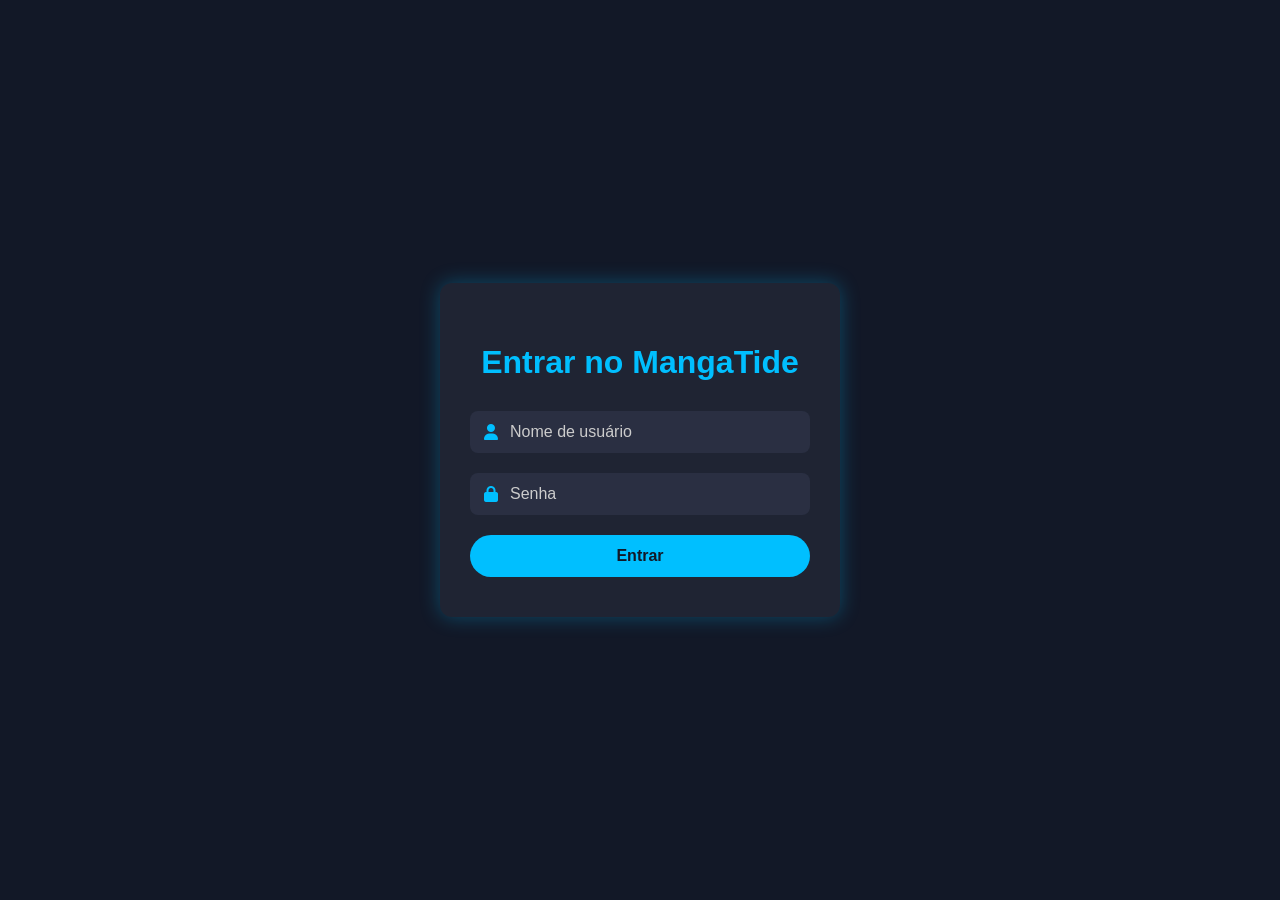
<file: Index.html>
<!DOCTYPE html>
<html lang="pt-br">
<head>
  <meta charset="UTF-8" />
  <meta name="viewport" content="width=device-width, initial-scale=1.0" />
  <title>Entrar - MangaTide</title>

  <!-- Font Awesome para ícones -->
  <link
    rel="stylesheet"
    href="https://cdnjs.cloudflare.com/ajax/libs/font-awesome/6.5.0/css/all.min.css"
    integrity="sha512-..."
    crossorigin="anonymous"
    referrerpolicy="no-referrer"
  />

  <style>
    body {
      background-color: #121827;
      color: white;
      font-family: 'Segoe UI', sans-serif;
      display: flex;
      align-items: center;
      justify-content: center;
      height: 100vh;
      margin: 0;
      padding: 0;
    }

    .login-card {
      background-color: #1f2433;
      padding: 40px 30px;
      border-radius: 12px;
      box-shadow: 0 0 20px rgba(0, 191, 255, 0.3);
      width: 90%;
      max-width: 400px;
      box-sizing: border-box;
    }

    .login-card h1 {
      margin-bottom: 30px;
      color: #00bfff;
      text-align: center;
    }

    .input-group {
      position: relative;
      margin-bottom: 20px;
    }

    .input-group i {
      position: absolute;
      top: 50%;
      left: 14px;
      transform: translateY(-50%);
      color: #00bfff;
      font-size: 1rem;
      pointer-events: none;
    }

    .input-group input {
      width: 100%;
      padding: 12px 12px 12px 40px;
      border-radius: 8px;
      border: none;
      font-size: 1rem;
      background-color: #2a2f42;
      color: white;
      box-sizing: border-box;
    }

    .input-group input::placeholder {
      color: #ccc;
    }

    .login-card button {
      width: 100%;
      padding: 12px;
      background-color: #00bfff;
      border: none;
      border-radius: 25px;
      font-weight: bold;
      font-size: 1rem;
      cursor: pointer;
      transition: 0.3s;
      color: #121827;
    }

    .login-card button:hover {
      background-color: #0099ff;
    }

    @media (max-width: 400px) {
      .login-card {
        padding: 30px 20px;
      }
    }
  </style>
</head>
<body>

  <div class="login-card">
    <h1>Entrar no MangaTide</h1>

    <div class="input-group">
      <i class="fa-solid fa-user"></i>
      <input type="text" id="nome" placeholder="Nome de usuário" required />
    </div>

    <div class="input-group">
      <i class="fa-solid fa-lock"></i>
      <input type="password" id="senha" placeholder="Senha" required />
    </div>

    <button onclick="entrarConta()">Entrar</button>
  </div>

  <script>
    function entrarConta() {
      const nome = document.getElementById("nome").value.trim();
      const senha = document.getElementById("senha").value.trim();

      if (nome && senha) {
        localStorage.setItem("usuarioNome", nome);
        window.location.href = "inicio.html";
      } else {
        alert("Preencha todos os campos!");
      }
    }
  </script>

</body>
</html>
</file>
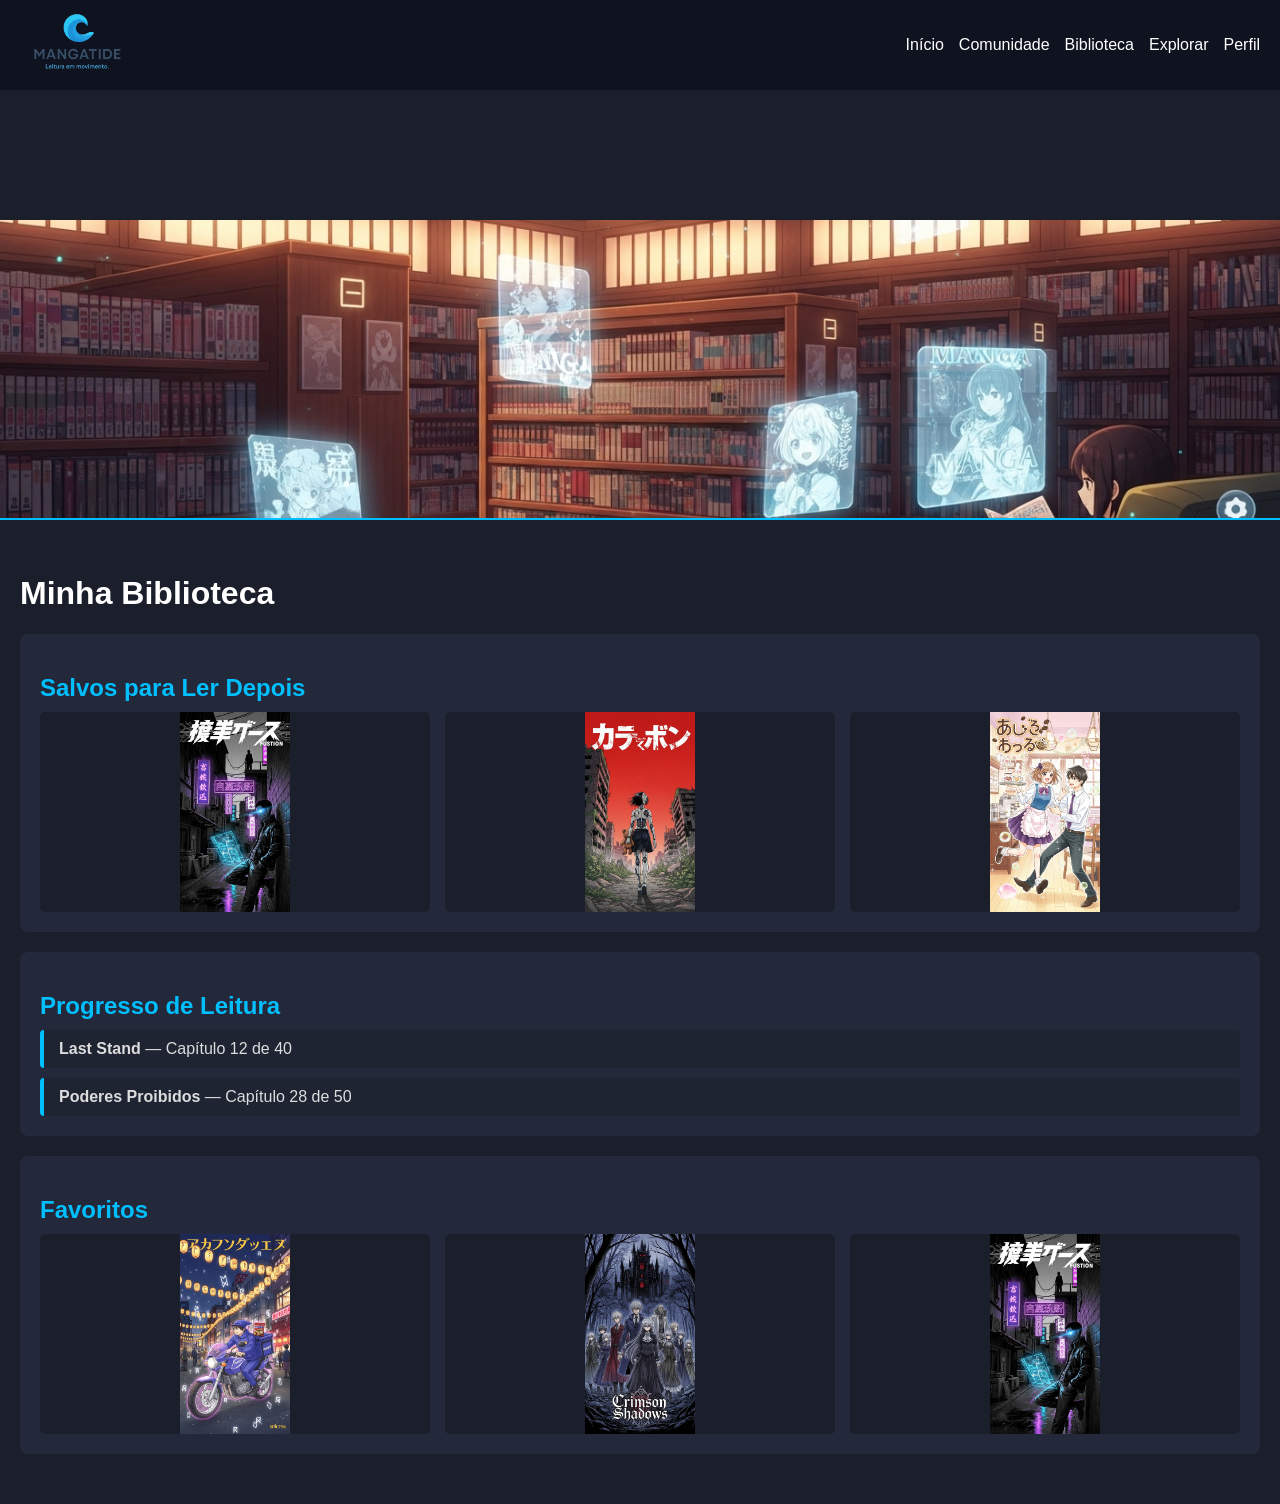
<file: biblioteca.html>
<!DOCTYPE html>
<html lang="pt-br">
<head>
  <meta charset="UTF-8" />
  <meta name="viewport" content="width=device-width, initial-scale=1.0" />
  <title>Biblioteca | MangaTide</title>
  <link rel="stylesheet" href="./css/syle.css" />
</head>
<body>

  <!-- Navbar fixa -->
  <header class="navbar">
    <div class="logo">
      <img src="./assets/Captura_de_Tela__6_-removebg-preview.png" alt="Logo MangaTide" />
    </div>
    <div class="hamburger" onclick="toggleMenu()">☰</div>
    <nav class="menu" id="menu">
      <ul>
        <li><a href="inicio.html">Início</a></li>
        <li><a href="comunidade.html">Comunidade</a></li>
        <li><a href="#" class="active">Biblioteca</a></li>
        <li><a href="explorar.html">Explorar</a></li>
        <li><a href="perfil.html">Perfil</a></li>
      </ul>
    </nav>
  </header>

  <!-- Espaço para compensar a navbar fixa -->
  <div style="height: 110px;"></div>

  <!-- Banner opcional da biblioteca -->
  <section class="comunidade-banner">
    <img src="./assets/banner-biblioteca" alt="Banner Biblioteca MangaTide" />
  </section>

  <!-- Conteúdo principal -->
  <main class="section">

    <!-- Título da página -->
    <h1>Minha Biblioteca</h1>

    <!-- Bloco de mangás salvos/lidos -->
    <section class="comunidade-bloco">
      <h2>Salvos para Ler Depois</h2>
      <div class="biblioteca-grid">
        <!-- 🔁 Substitua as imagens pelos mangás salvos -->
        <a href="manga-isekan.html">
        <img src="./assets/Whisk_0463a24078.jpg" alt="Isekan" />
        </a>
        <img src="./assets/Whisk_ed3529f41a.jpg" alt="Mangá Salvo 2" />
        <img src="./assets/Whisk_89cc2301af.jpg" alt="Mangá Salvo 3" />
        <!-- ... -->
      </div>
    </section>

    <!-- Bloco de progresso de leitura -->
    <section class="comunidade-bloco">
      <h2>Progresso de Leitura</h2>
      <div class="progresso-lista">
        <!-- 🔁 Cada item é um mangá com progresso -->
        <div class="progresso-item">
          <strong>Last Stand</strong> — Capítulo 12 de 40
        </div>
        <div class="progresso-item">
          <strong>Poderes Proibidos</strong> — Capítulo 28 de 50
        </div>
      </div>
    </section>

    <!-- Bloco de favoritos -->
    <section class="comunidade-bloco">
      <h2>Favoritos</h2>
      <div class="biblioteca-grid">
        <img src="./assets/mangá8.jpg" alt="Mangá Favorito 1" />
        <img src="./assets/Whisk_8ea0a5b2fe.jpg" alt="Mangá Favorito 2" />
        <img src="./assets/Whisk_0463a24078.jpg" alt="Mangá Favorito 3" />
      </div>
    </section>

  </main>

  <script src="./js/script.js"></script>
</body>
</html>
</file>
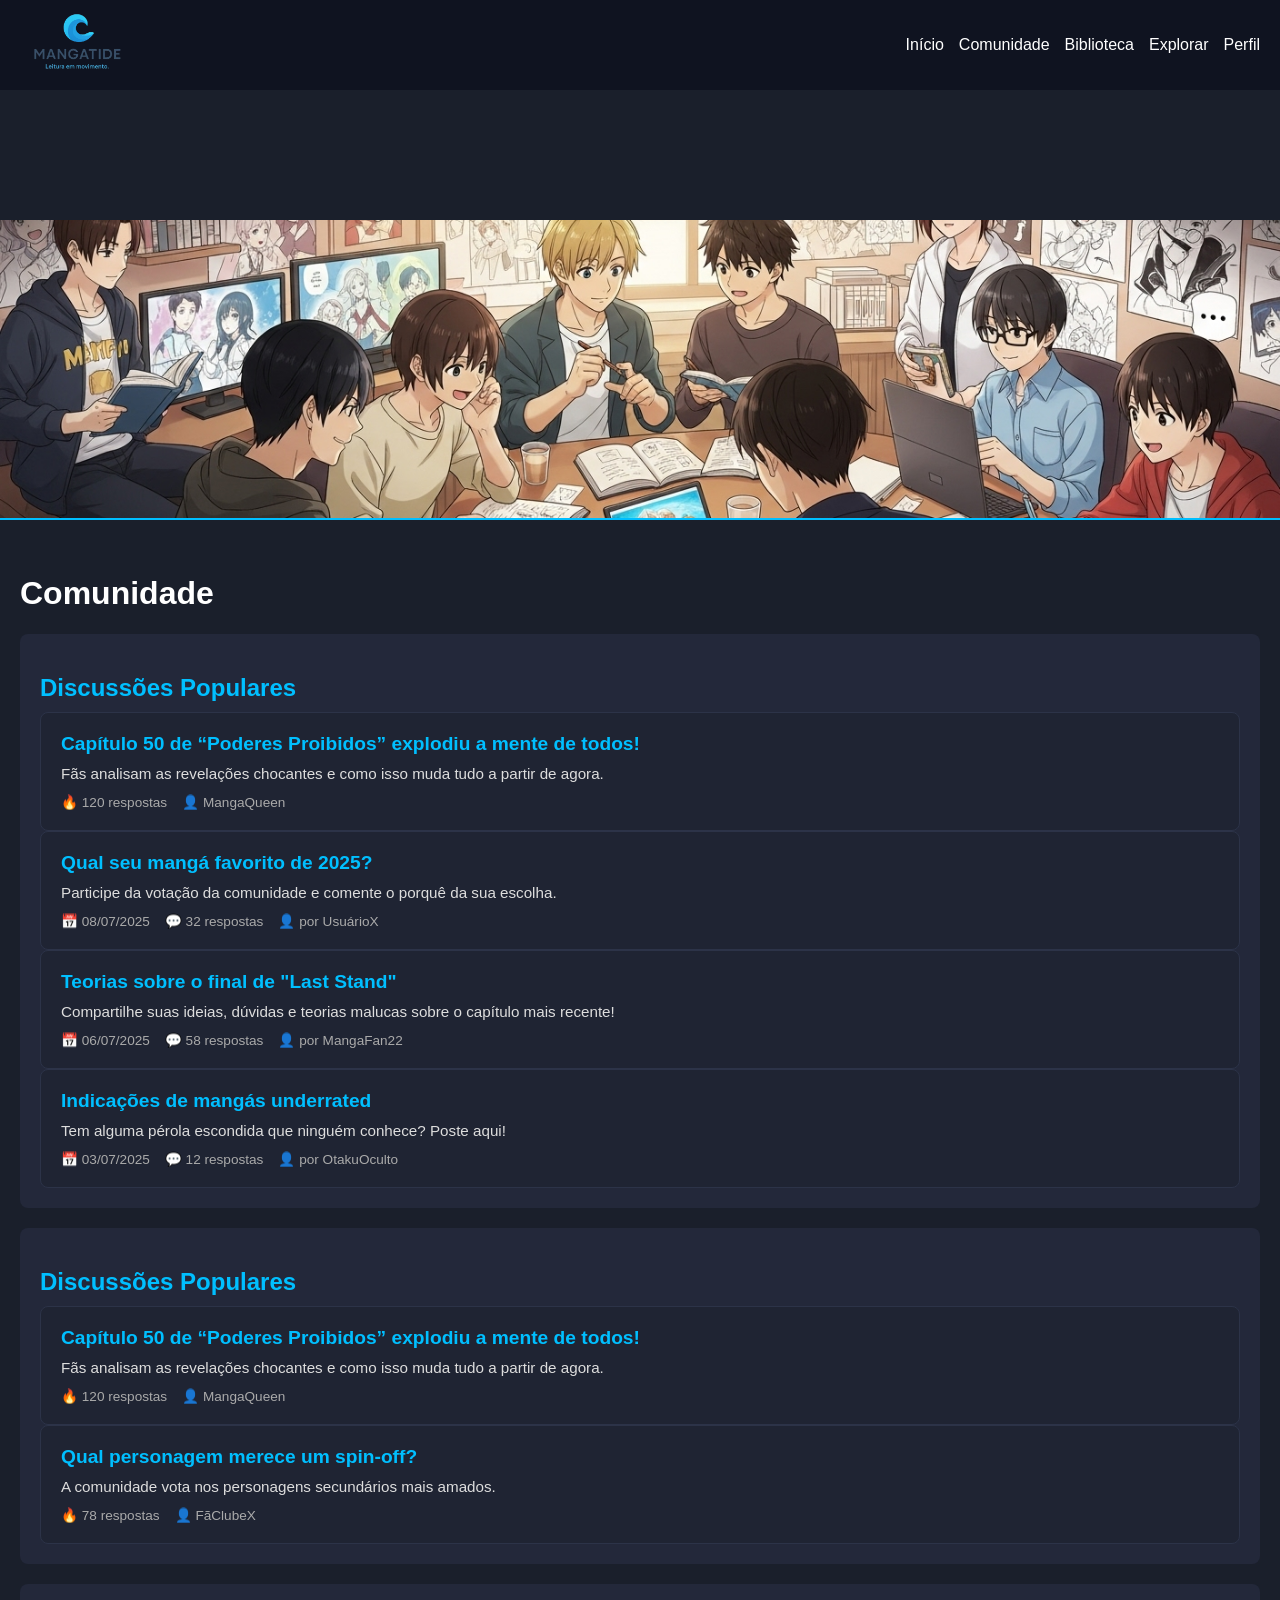
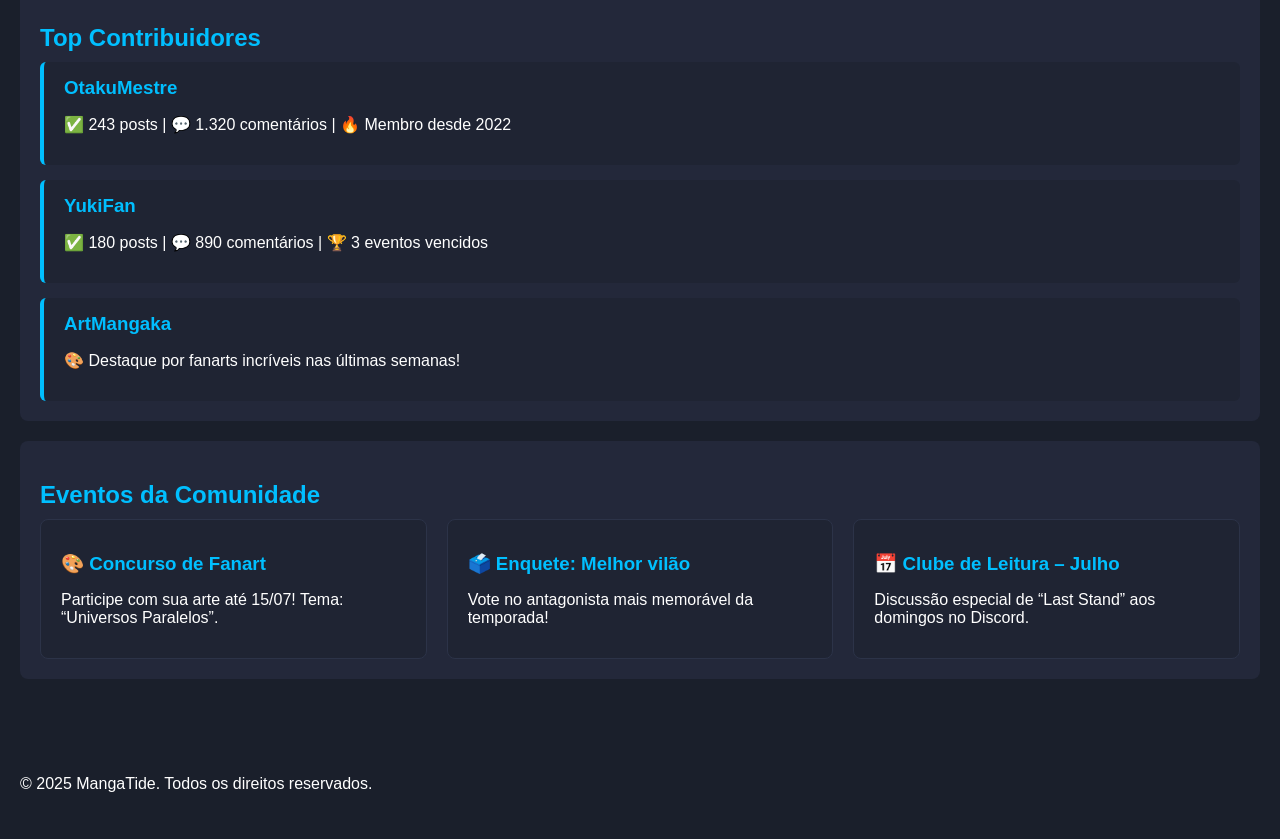
<file: comunidade.html>
<!DOCTYPE html>
<html lang="pt-br">
<head>
  <meta charset="UTF-8" />
  <meta name="viewport" content="width=device-width, initial-scale=1.0" />
  <title>Comunidade - MangaTide</title>
  <link rel="stylesheet" href="./css/syle.css" />
</head>
<body>
  <!-- Navbar (reutilizável, mesmo da index principal) -->
  <header class="navbar">
    <div class="logo">
      <img src="/assets/Captura_de_Tela__6_-removebg-preview.png" alt="Logo MangaTide" />
    </div>
    <div class="hamburger" onclick="toggleMenu()">☰</div>
    <nav class="menu" id="menu">
      <ul>
        <li><a href="inicio.html">Início</a></li>
        <li><a href="#">Comunidade</a></li>
        <li><a href="biblioteca.html">Biblioteca</a></li>
        <li><a href="explorar.html">Explorar</a></li>
        <li><a href="perfil.html">Perfil</a></li>
      </ul>
    </nav>
  </header>

  <!-- Espaço compensando navbar fixa -->
  <div style="height: 110px;"></div>

  <!-- Banner da Comunidade -->
<section class="comunidade-banner">
  <img src="./assets/banner-comunidade" alt="Banner da Comunidade MangaTide" />
</section>


  <!-- Conteúdo principal da página Comunidade -->
  <main class="section">
    <h1>Comunidade</h1>
    
    <!-- Seção de Fórum -->
 <section class="comunidade-bloco">
  <h2>Discussões Populares</h2>
  <div class="forum-topicos">
    
    <div class="topico-card" onclick="location.href='./topico_capitulo50.html'" role="link" tabindex="0">
  <h3>Capítulo 50 de “Poderes Proibidos” explodiu a mente de todos!</h3>
  <p>Fãs analisam as revelações chocantes e como isso muda tudo a partir de agora.</p>
  <div class="topico-info">
    <span>🔥 120 respostas</span>
    <span>👤 MangaQueen</span>
  </div>
</div>

    <!-- Card 1 -->
    <div class="topico-card">
      <h3>Qual seu mangá favorito de 2025?</h3>
      <p>Participe da votação da comunidade e comente o porquê da sua escolha.</p>
      <div class="topico-info">
        <span>📅 08/07/2025</span>
        <span>💬 32 respostas</span>
        <span>👤 por UsuárioX</span>
      </div>
    </div>

    <!-- Card 2 -->
    <div class="topico-card">
      <h3>Teorias sobre o final de "Last Stand"</h3>
      <p>Compartilhe suas ideias, dúvidas e teorias malucas sobre o capítulo mais recente!</p>
      <div class="topico-info">
        <span>📅 06/07/2025</span>
        <span>💬 58 respostas</span>
        <span>👤 por MangaFan22</span>
      </div>
    </div>

    <!-- Card 3 -->
    <div class="topico-card">
      <h3>Indicações de mangás underrated</h3>
      <p>Tem alguma pérola escondida que ninguém conhece? Poste aqui!</p>
      <div class="topico-info">
        <span>📅 03/07/2025</span>
        <span>💬 12 respostas</span>
        <span>👤 por OtakuOculto</span>
      </div>
    </div>

   </div>
 </section>


    <!-- Seção de Comentários ou Discussões Populares -->
    <section class="comunidade-bloco">
  <h2>Discussões Populares</h2>
  <div class="forum-topicos">
    
    <div class="topico-card">
      <h3>Capítulo 50 de “Poderes Proibidos” explodiu a mente de todos!</h3>
      <p>Fãs analisam as revelações chocantes e como isso muda tudo a partir de agora.</p>
      <div class="topico-info">
        <span>🔥 120 respostas</span>
        <span>👤 MangaQueen</span>
      </div>
    </div>

    <div class="topico-card">
      <h3>Qual personagem merece um spin-off?</h3>
      <p>A comunidade vota nos personagens secundários mais amados.</p>
      <div class="topico-info">
        <span>🔥 78 respostas</span>
        <span>👤 FãClubeX</span>
      </div>
    </div>

  </div>
</section>

    <!-- Seção de Rankings ou Contribuidores -->
    <section class="comunidade-bloco">
  <h2>Top Contribuidores</h2>
  <div class="contribuidores-lista">

    <div class="contribuidor-card">
      <h3>OtakuMestre</h3>
      <p>✅ 243 posts | 💬 1.320 comentários | 🔥 Membro desde 2022</p>
    </div>

    <div class="contribuidor-card">
      <h3>YukiFan</h3>
      <p>✅ 180 posts | 💬 890 comentários | 🏆 3 eventos vencidos</p>
    </div>

    <div class="contribuidor-card">
      <h3>ArtMangaka</h3>
      <p>🎨 Destaque por fanarts incríveis nas últimas semanas!</p>
    </div>

  </div>
</section>


    <!-- Seção de Eventos ou Notícias -->
    <section class="comunidade-bloco">
  <h2>Eventos da Comunidade</h2>
  <div class="eventos-grid">

    <div class="evento-card">
      <h3>🎨 Concurso de Fanart</h3>
      <p>Participe com sua arte até 15/07! Tema: “Universos Paralelos”.</p>
    </div>

    <div class="evento-card">
      <h3>🗳️ Enquete: Melhor vilão</h3>
      <p>Vote no antagonista mais memorável da temporada!</p>
    </div>

    <div class="evento-card">
      <h3>📅 Clube de Leitura – Julho</h3>
      <p>Discussão especial de “Last Stand” aos domingos no Discord.</p>
    </div>

  </div>
</section>
  </main>

  <!-- Rodapé opcional -->
  <footer class="section">
    <p>&copy; 2025 MangaTide. Todos os direitos reservados.</p>
  </footer>

  <!-- Scripts -->
  <script src="./js/script.js"></script>
</body>
</html>
</file>
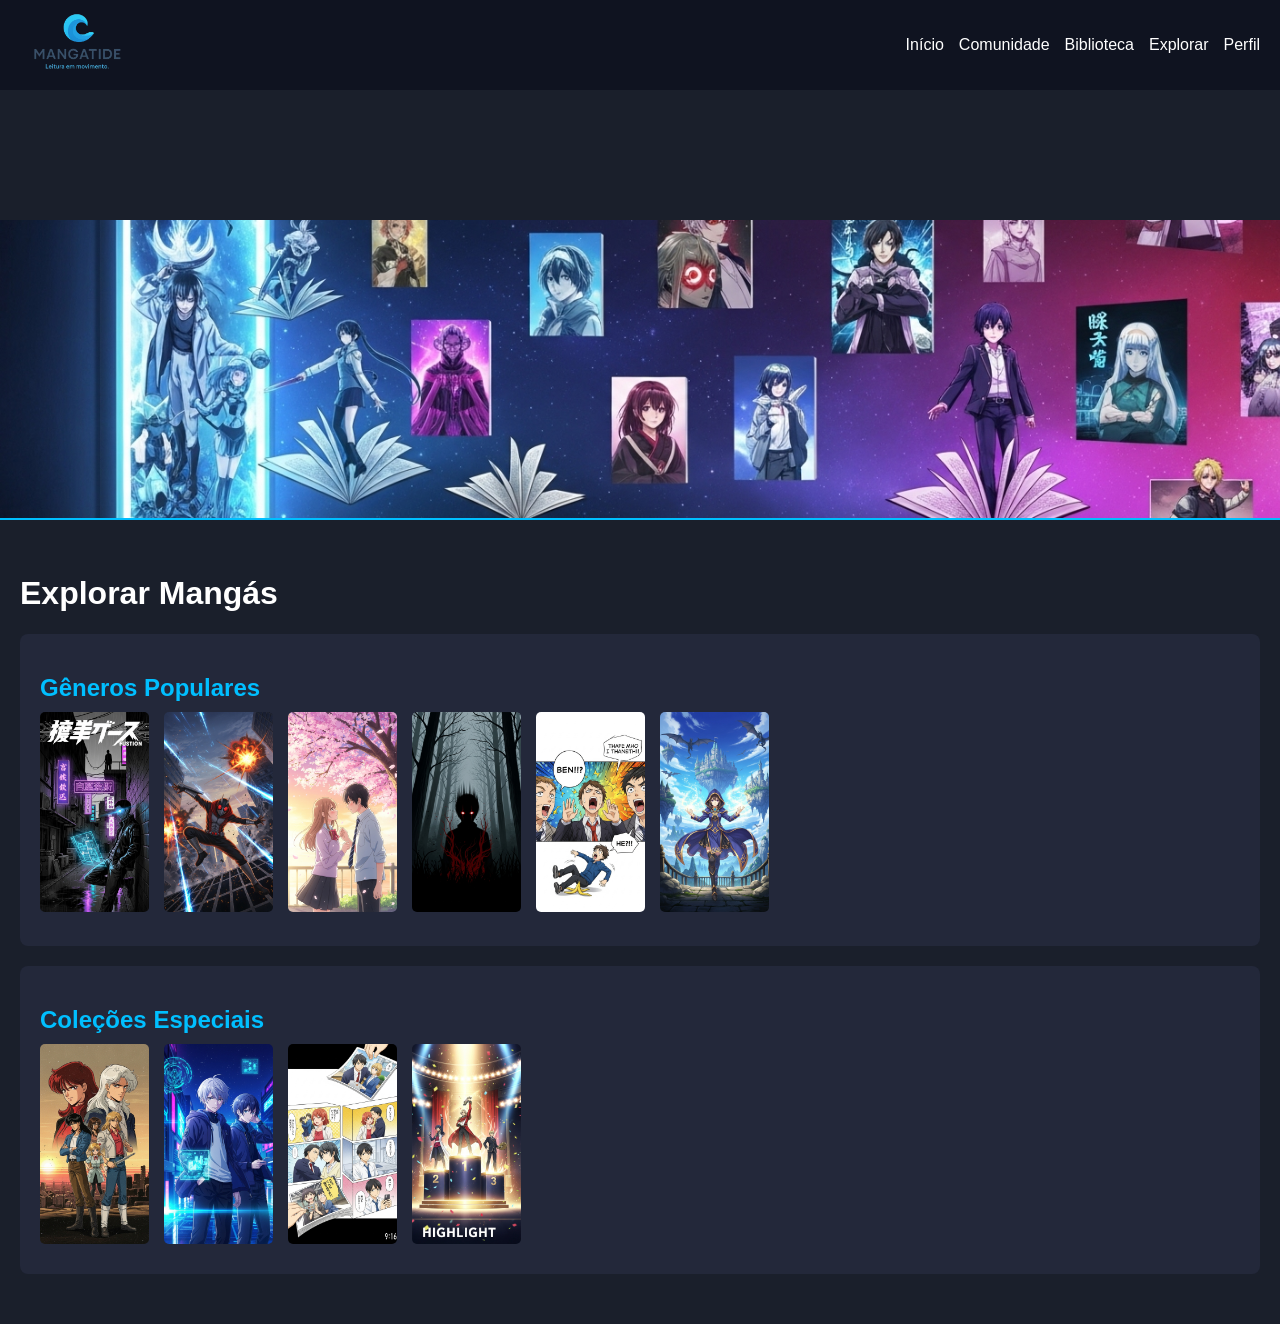
<file: explorar.html>
<!DOCTYPE html>
<html lang="pt-br">
<head>
  <meta charset="UTF-8" />
  <meta name="viewport" content="width=device-width, initial-scale=1.0" />
  <title>Explorar | MangaTide</title>
  <link rel="stylesheet" href="./css/syle.css" />
</head>
<body>

  <!-- Navbar fixa -->
  <header class="navbar">
    <div class="logo">
      <img src="./assets/Captura_de_Tela__6_-removebg-preview.png" alt="Logo MangaTide" />
    </div>
    <div class="hamburger" onclick="toggleMenu()">☰</div>
    <nav class="menu" id="menu">
      <ul>
        <li><a href="inicio.html">Início</a></li>
        <li><a href="comunidade.html">Comunidade</a></li>
        <li><a href="biblioteca.html">Biblioteca</a></li>
        <li><a href="#" class="active">Explorar</a></li>
        <li><a href="perfil.html">Perfil</a></li>
      </ul>
    </nav>
  </header>

  <!-- Espaço compensando a navbar fixa -->
  <div style="height: 110px;"></div>

  <!-- Banner da Exploração -->
<section class="comunidade-banner">
  <img src="./assets/banner-explorar" alt="Banner Explorar" />
</section>


  <main class="section">
    <h1>Explorar Mangás</h1>

    <!-- Gêneros populares -->
    <section class="comunidade-bloco">
      <h2>Gêneros Populares</h2>
      <div class="carousel">
        <a href="manga-isekan.html">
        <img src="./assets/Whisk_0463a24078.jpg" alt="Isekan" />
        </a>
        <img src="./assets/acao.jpg" alt="Ação" />
        <img src="./assets/romance.jpg" alt="Romance" />
        <img src="./assets/terror.jpg" alt="Terror" />
        <img src="./assets/comedia.jpg" alt="Comédia" />
        <img src="./assets/fantasia.jpg" alt="Fantasia" />
      </div>
    </section>

    <!-- Coleções especiais -->
    <section class="comunidade-bloco">
      <h2>Coleções Especiais</h2>
      <div class="carousel">
        <img src="./assets/classicos.jpg" alt="Clássicos" />
        <img src="./assets/novidades.jpg" alt="Novidades" />
        <img src="./assets/curtos.jpg" alt="Mangás Curtos" />
        <img src="./assets/mais-votados.jpg" alt="Mais Votados" />
      </div>
    </section>

  </main>

  <script src="./js/script.js"></script>
</body>
</html>
</file>
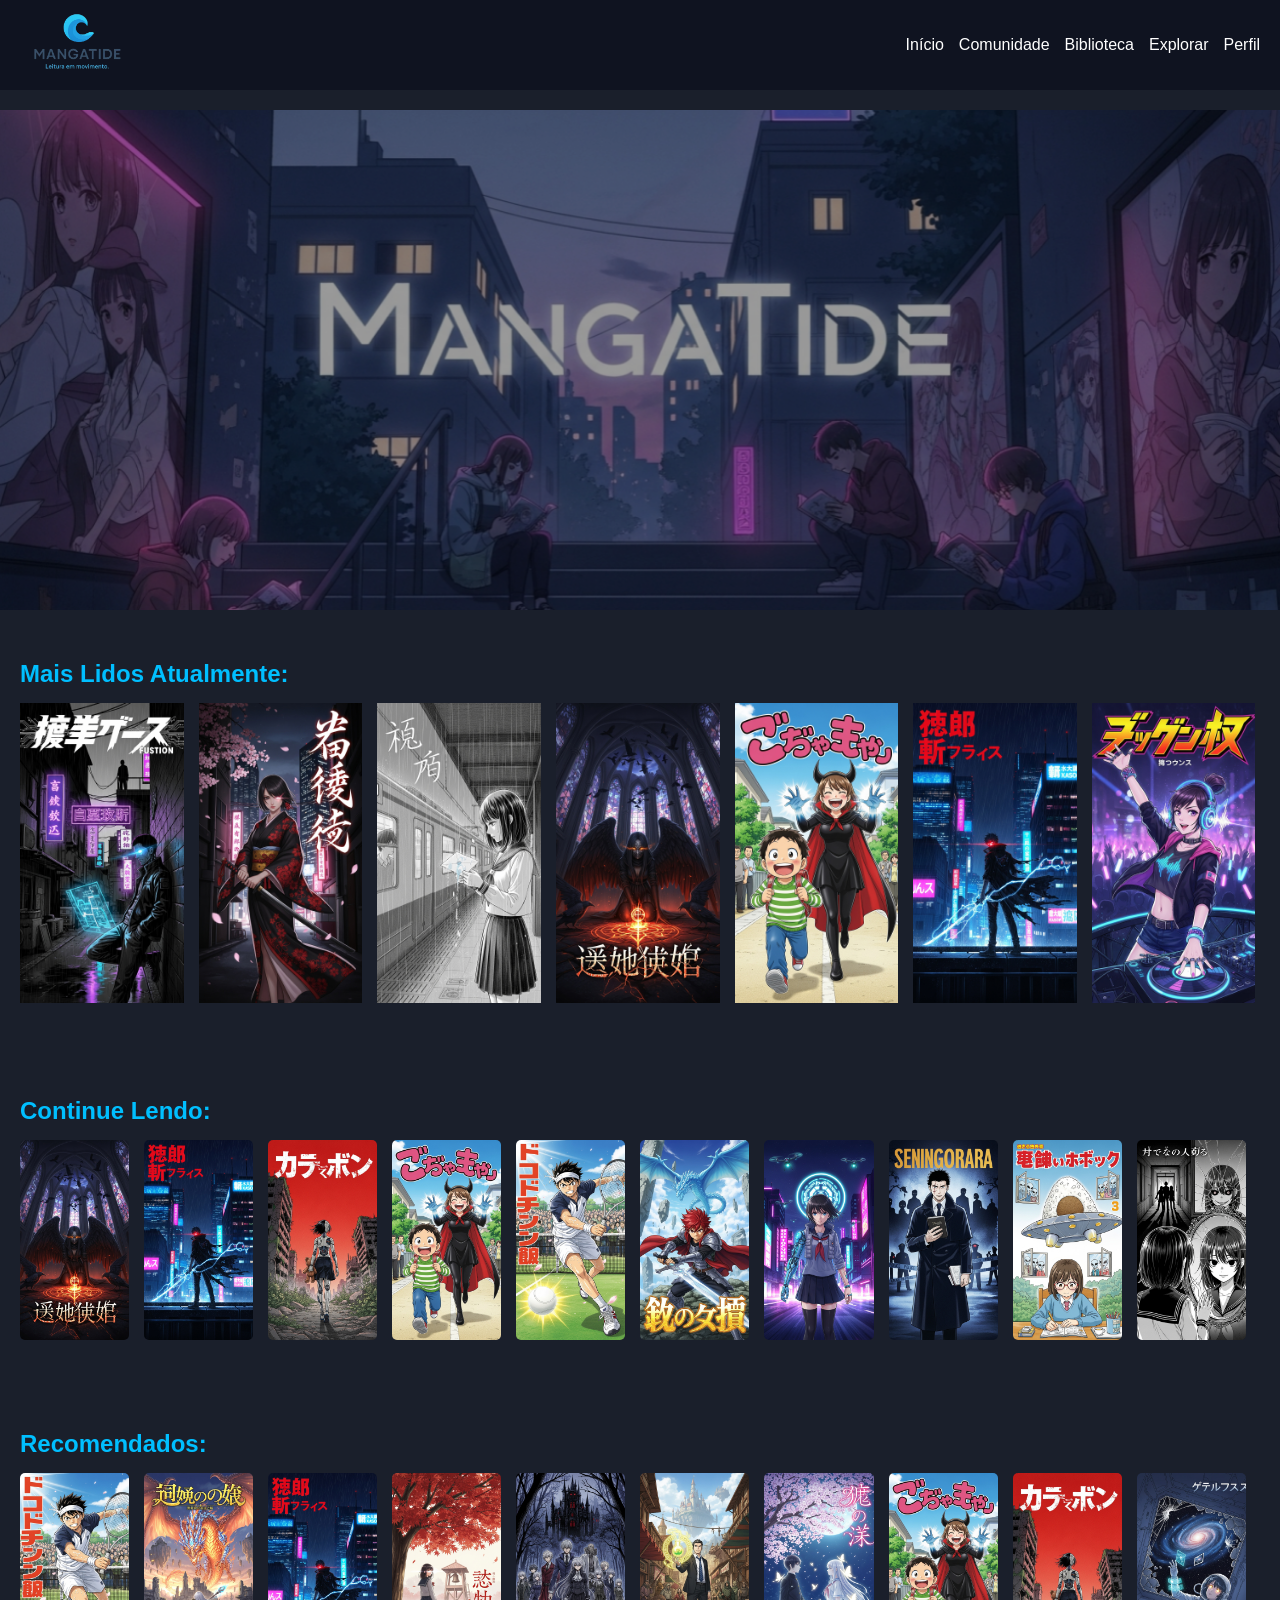
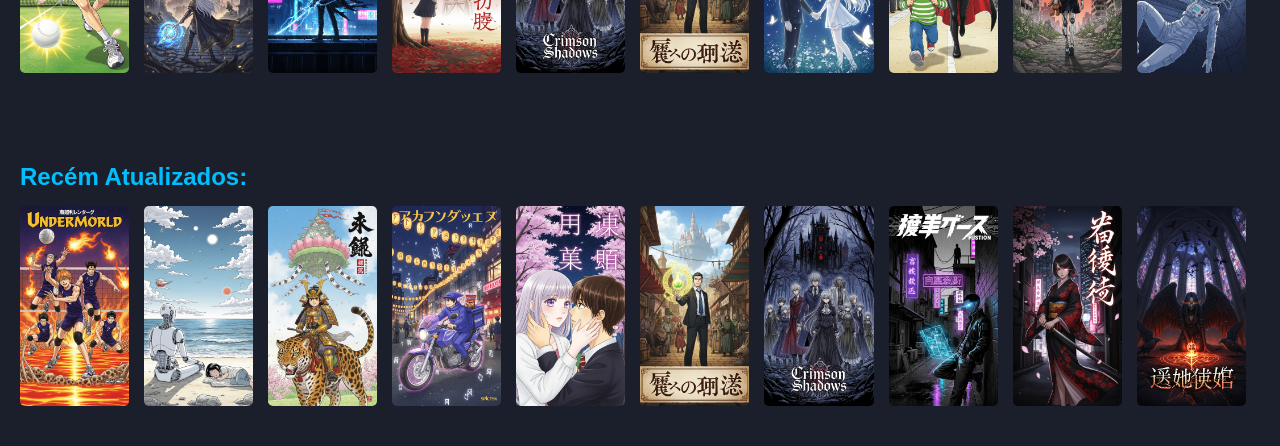
<file: Inicio.html>
<!DOCTYPE html>
<html lang="pt-br">
<head>
  <meta charset="UTF-8" />
  <meta name="viewport" content="width=device-width, initial-scale=1.0" />
  <title>MangaTideTeste</title>
  <link rel="stylesheet" href="./css/syle.css" />
</head>
<body>
  <!-- Cabeçalho com logo e navegação -->
  <header class="navbar">
    <div class="logo">
      <!-- Substitua logo.png por sua logo no diretório raiz -->
      <img src="./assets/Captura_de_Tela__6_-removebg-preview.png" alt="Logo MangaTide" />
      
    </div>

    <!-- Ícone do menu hamburguer (visível apenas no mobile) -->
    <div class="hamburger" onclick="toggleMenu()">
      ☰
    </div>

    <!-- Menu de navegação -->
    <nav class="menu" id="menu">
      <ul>
        <li><a href="#">Início</a></li>
        <li><a href="comunidade.html">Comunidade</a></li>
        <li><a href="biblioteca.html">Biblioteca</a></li>
        <li><a href="explorar.html">Explorar</a>
        <li><a href="perfil.html">Perfil</a></li>
      </ul>
    </nav>
  </header>

  <!-- Banner principal -->
  <section class="hero">
    <!-- Substitua banner.jpg pela imagem do banner na pasta raiz -->
    <img src="./assets/mangatide-baner.png" alt="Banner MangaTide" class="hero-img" />
  </section>

  <!-- Seção de mangás mais lidos -->
  
  
  <section class="section">
    <h2>Mais Lidos Atualmente:</h2>
    <div class="carousel1">
      <a href="manga-isekan.html">
  <img src="./assets/Whisk_0463a24078.jpg" alt="Isekan" />
</a>
      <img src="./assets/Whisk_e3dbaaf24b.jpg" alt="Last Stand">
      <img src="./assets/Whisk_c79e0598dd.jpg" alt="Poderes 2">
      <img src="./assets/Whisk_18f9ccf4f2.jpg" alt="The Of">
      <img src="./assets/Whisk_e1a12f2d3e.jpg" alt="Amazonas FC">
      <img src="./assets/Whisk_8270913fdf.jpg" alt="Corrida">
      <img src="./assets/Whisk_ac186cc17c.jpg" alt="Isekan5">
      <img src="./assets/Whisk_8ea0a5b2fe.jpg" alt="Poderes 1">
      <img src="./assets/Whisk_006bd5edb2.jpg" alt="Last Stand">
      <img src="./assets/Whisk_ed3529f41a.jpg" alt="Isekan2">
    </div>
  </section>

<!-- Seção de continue lendo -->

<section class="section">
    <h2>Continue Lendo:</h2>
    <div class="carousel">
      <!-- Coloque as capas em /capas e ajuste os nomes conforme os arquivos -->
      <img src="./assets/Whisk_18f9ccf4f2.jpg" alt="Recomendados">
      <img src="./assets/Whisk_8270913fdf.jpg" alt="Recomendados">
      <img src="./assets/Whisk_ed3529f41a.jpg" alt="Recomendados">
      <img src="./assets/Whisk_e1a12f2d3e.jpg" alt="Recomendados">
      <img src="./assets/Whisk_006bd5edb2.jpg" alt="Recomendados">
      <img src="./assets/mangá.jpg" alt="Recomendados">
      <img src="./assets/mangá1.jpg" alt="Recomendados">
      <img src="./assets/mangá2.jpg" alt="Recomendados">
      <img src="./assets/mangá3.jpg" alt="Recomendados">
      <img src="./assets/mangá4.jpg" alt="Recomendados">
      <img src="./assets/Whisk_742c5b7c89.jpg" alt="Recomendados">
    </div>
  </section>

  <section class="section">
    <h2>Recomendados:</h2>
    <div class="carousel">
      <img src="./assets/Whisk_006bd5edb2.jpg" alt="Last Stand">
      <img src="./assets/Whisk_5f4cf6a1c3.jpg" alt="The Of">
      <img src="./assets/Whisk_8270913fdf.jpg" alt="Outro mundo">
      <img src="./assets/Whisk_84afe74f7a.jpg" alt="Relógio">
      <img src="./assets/Whisk_8ea0a5b2fe.jpg" alt="Poderes 1">
      <img src="./assets/Whisk_955d8f3941.jpg" alt="Poderes 2">
      <img src="./assets/Whisk_b1c9d6a0b7.jpg" alt="Poderes 3">
      <img src="./assets/Whisk_e1a12f2d3e.jpg" alt="Isekan">
      <img src="./assets/Whisk_ed3529f41a.jpg" alt="Isekan2">
      <img src="./assets/Whisk_f908930954.jpg" alt="Isekan3">
      <img src="./assets/Whisk_4f8f2bc660.jpg" alt="Isekan4">
      <img src="./assets/Whisk_ac186cc17c.jpg" alt="Isekan5">
      <img src="./assets/Whisk_742c5b7c89.jpg" alt="Isekan6">
      <img src="./assets/Whisk_89cc2301af.jpg" alt="Isekan7">
      <img src="./assets/Whisk_70a526f267.jpg" alt="Isekan8">
      <img src="./assets/Whisk_490042174f.jpg" alt="Isekan9">
    </div>
  </section>

  <section class="section">
    <h2>Recém Atualizados:</h2>
    <div class="carousel">
      <img src="./assets/mangá5.jpg" alt="sugestão">
      <img src="./assets/mangá6.jpg" alt="sugestão">
      <img src="./assets/mangá7.jpg" alt="sugestão">
      <img src="./assets/mangá8.jpg" alt="sugestão">
      <img src="./assets/mangá9.jpg" alt="sugestão">
      <img src="./assets/Whisk_955d8f3941.jpg" alt="sugestão">
      <img src="./assets/Whisk_8ea0a5b2fe.jpg" alt="sugestão">
      <img src="./assets/Whisk_0463a24078.jpg" alt="sugestão">
      <img src="./assets/Whisk_e3dbaaf24b.jpg" alt="sugestão">
      <img src="./assets/Whisk_18f9ccf4f2.jpg" alt="sugestão">
      <img src="./assets/mangá (1).jpg" alt="sugestão">
      <img src="./assets/mangá (2).jpg" alt="sugestão">
      <img src="./assets/mangá (3).jpg" alt="sugestão">
      <img src="./assets/mangá (4).jpg" alt="sugestão">
      <img src="./assets/mangá (5).jpg" alt="sugestão">
    </div>
  </section>

  <script src="./js/script.js"></script>
</body>
</html>
</file>
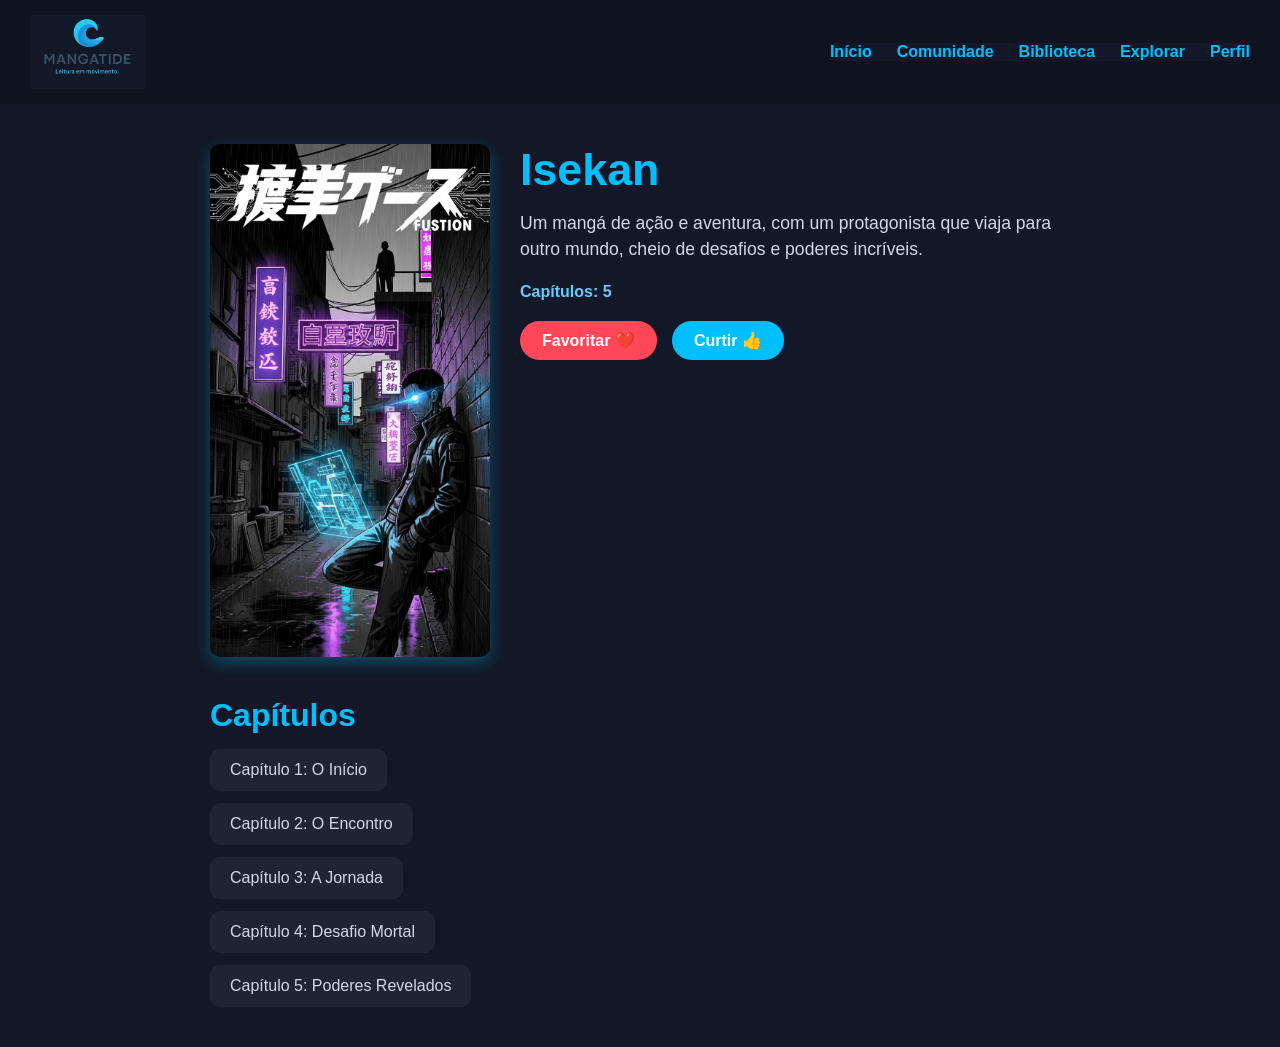
<file: manga-isekan.html>
<!DOCTYPE html>
<html lang="pt-br">
<head>
  <meta charset="UTF-8" />
  <meta name="viewport" content="width=device-width, initial-scale=1" />
  <title>Isekan | MangaTide</title>
  <link rel="stylesheet" href="./css/manga-style.css" />
</head>
<body>
  <header class="navbar">
    <div class="logo">
      <a href="inicio.html">
        <img src="./assets/Captura_de_Tela__6_-removebg-preview.png" alt="Logo MangaTide" />
      </a>
    </div>
    <nav class="menu" id="menu">
      <ul>
        <li><a href="inicio.html">Início</a></li>
        <li><a href="comunidade.html">Comunidade</a></li>
        <li><a href="biblioteca.html">Biblioteca</a></li>
        <li><a href="explorar.html">Explorar</a></li>
        <li><a href="perfil.html">Perfil</a></li>
      </ul>
    </nav>
  </header>

  <main class="manga-info-container">
    <section class="manga-header">
      <img src="./assets/Whisk_0463a24078.jpg" alt="Capa do mangá Isekan" class="manga-cover" />
      <div class="manga-details">
        <h1>Isekan</h1>
        <p class="manga-description">
          Um mangá de ação e aventura, com um protagonista que viaja para outro mundo, cheio de desafios e poderes incríveis.
        </p>

        <div class="manga-stats">
          <span>Capítulos: 5</span>
        </div>

        <div class="action-buttons">
          <button id="favoritarBtn" class="btn favorite-btn">Favoritar ❤️</button>
          <button id="curtirBtn" class="btn like-btn">Curtir 👍</button>
        </div>
      </div>
    </section>

    <section class="manga-chapters">
      <h2>Capítulos</h2>
      <ul>
        <li><button class="chapter-btn">Capítulo 1: O Início</button></li>
        <li><button class="chapter-btn">Capítulo 2: O Encontro</button></li>
        <li><button class="chapter-btn">Capítulo 3: A Jornada</button></li>
        <li><button class="chapter-btn">Capítulo 4: Desafio Mortal</button></li>
        <li><button class="chapter-btn">Capítulo 5: Poderes Revelados</button></li>
        <!-- Só exemplo, pode adicionar mais capítulos -->
      </ul>
    </section>
  </main>
  <script src="./js/manga.js"></script>
</body>
</html>
</file>
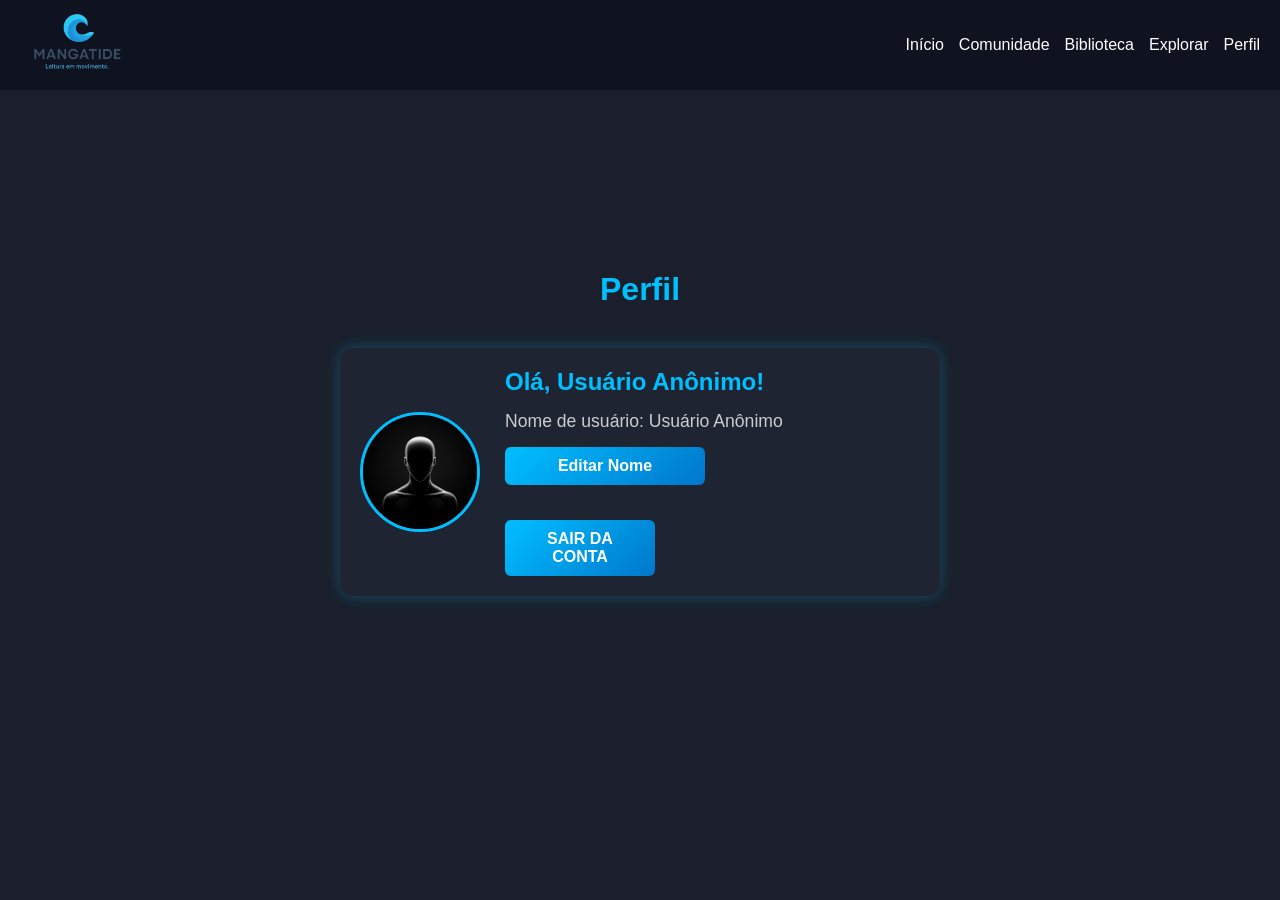
<file: perfil.html>
<!DOCTYPE html>
<html lang="pt-br">
<head>
  <meta charset="UTF-8" />
  <meta name="viewport" content="width=device-width, initial-scale=1" />
  <title>Perfil | MangaTide</title>
  <link rel="stylesheet" href="./css/syle.css" />
  <style>
    /* Só o que é específico do perfil, pra garantir */
    .perfil-card {
      max-width: 600px;
      background-color: #1f2433;
      margin: 40px auto;
      border-radius: 12px;
      padding: 20px;
      display: flex;
      gap: 25px;
      align-items: center;
      box-shadow: 0 0 15px rgba(0, 191, 255, 0.3);
      flex-wrap: wrap;
    }

    .perfil-foto {
      width: 120px;
      height: 120px;
      border-radius: 50%;
      object-fit: cover;
      border: 3px solid #00bfff;
      background-color: #2a2f42;
    }

    .perfil-info {
      flex: 1;
      color: white;
      display: flex;
      flex-direction: column;
      gap: 15px;
    }

    .perfil-info h2 {
      color: #00bfff;
      margin: 0;
    }

    .perfil-info p {
      font-size: 1.1rem;
      margin: 0;
      color: #ccc;
    }

    #editarNomeArea {
      display: flex;
      gap: 10px;
      margin-top: 5px;
    }

    #editarNomeArea input {
      flex: 1;
      padding: 8px;
      border-radius: 6px;
      border: none;
      font-size: 1rem;
      outline: none;
      background-color: #2a2f42;
      color: white;
    }

    #editarNomeArea input:focus {
      border: 1px solid #00bfff;
      box-shadow: 0 0 8px #00bfff;
    }

    #editarNomeArea button {
      padding: 8px 14px;
      border: none;
      border-radius: 30px;
      font-weight: 700;
      font-size: 0.9rem;
      cursor: pointer;
      color: white;
      background: linear-gradient(135deg, #00bfff, #006bb3);
      transition: 0.3s;
      text-transform: uppercase;
    }

    #editarNomeArea button:hover {
      background: linear-gradient(135deg, #0099ff, #004f7c);
      transform: translateY(-2px);
      box-shadow: 0 6px 12px rgba(0, 191, 255, 0.5);
    }

    .botao-sair {
      margin-top: 20px;
      padding: 12px;
      background-color: #ff4d4d;
      color: white;
      border: none;
      border-radius: 30px;
      font-weight: 700;
      cursor: pointer;
      transition: background 0.3s;
      width: 150px;
      align-self: start;
      text-transform: uppercase;
    }

    .botao-sair:hover {
      background-color: #e60000;
    }

    @media (max-width: 480px) {
      .perfil-card {
        flex-direction: column;
        align-items: center;
        text-align: center;
      }

      .botao-sair {
        width: 100%;
      }
    }
  </style>
</head>
<body>

  <!-- Navbar -->
  <header class="navbar">
    <div class="logo">
      <img src="./assets/Captura_de_Tela__6_-removebg-preview.png" alt="Logo MangaTide" />
    </div>
    <div class="hamburger" onclick="toggleMenu()">☰</div>
    <nav class="menu" id="menu">
      <ul>
        <li><a href="inicio.html">Início</a></li>
        <li><a href="comunidade.html">Comunidade</a></li>
        <li><a href="biblioteca.html">Biblioteca</a></li>
        <li><a href="explorar.html">Explorar</a></li>
        <li><a href="#" class="active">Perfil</a></li>
      </ul>
    </nav>
  </header>

  <!-- Espaço para navbar fixa -->
  <div style="height: 110px;"></div>

  <main class="section">
    <h1 style="color: #00bfff; text-align: center;">Perfil</h1>

    <div class="perfil-card">
      <img src="./assets/anonimo" alt="Foto do Usuário" class="perfil-foto" id="fotoUsuario" />
      
      <div class="perfil-info">
        <h2>Olá, <span id="perfil-nome">Usuário</span>!</h2>

        <p>Nome de usuário: <span id="nomeUsuario">Carregando...</span></p>

        <button id="editarNomeBtn">Editar Nome</button>

        <div id="editarNomeArea" style="display: none;">
          <input type="text" id="novoNome" placeholder="Digite novo nome" />
          <button id="salvarNomeBtn">Salvar</button>
          <button id="cancelarEdicaoBtn">Cancelar</button>
        </div>

        <button onclick="sairDaConta()" class="botao-sair">Sair da Conta</button>
      </div>
    </div>
  </main>

  <script>
    // Toggle menu hamburguer (se usa no site)
    function toggleMenu() {
      const menu = document.getElementById("menu");
      menu.classList.toggle("show");
    }

    function carregarNomeUsuario() {
      const nome = localStorage.getItem("usuarioNome") || "Usuário Anônimo";
      document.getElementById("nomeUsuario").textContent = nome;
      document.getElementById("perfil-nome").textContent = nome;
    }

    document.addEventListener("DOMContentLoaded", () => {
      carregarNomeUsuario();

      const editarBtn = document.getElementById("editarNomeBtn");
      const editarArea = document.getElementById("editarNomeArea");
      const salvarBtn = document.getElementById("salvarNomeBtn");
      const cancelarBtn = document.getElementById("cancelarEdicaoBtn");
      const novoNomeInput = document.getElementById("novoNome");

      editarBtn.addEventListener("click", () => {
        editarArea.style.display = "flex";
        novoNomeInput.value = localStorage.getItem("usuarioNome") || "";
        novoNomeInput.focus();
      });

      salvarBtn.addEventListener("click", () => {
        const novoNome = novoNomeInput.value.trim();
        if (novoNome.length > 0) {
          localStorage.setItem("usuarioNome", novoNome);
          carregarNomeUsuario();
          editarArea.style.display = "none";
        } else {
          alert("Nome não pode ser vazio!");
        }
      });

      cancelarBtn.addEventListener("click", () => {
        editarArea.style.display = "none";
      });
    });

    function sairDaConta() {
      localStorage.removeItem("usuarioNome");
      window.location.href = "index.html";
    }
  </script>
</body>
</html>
</file>
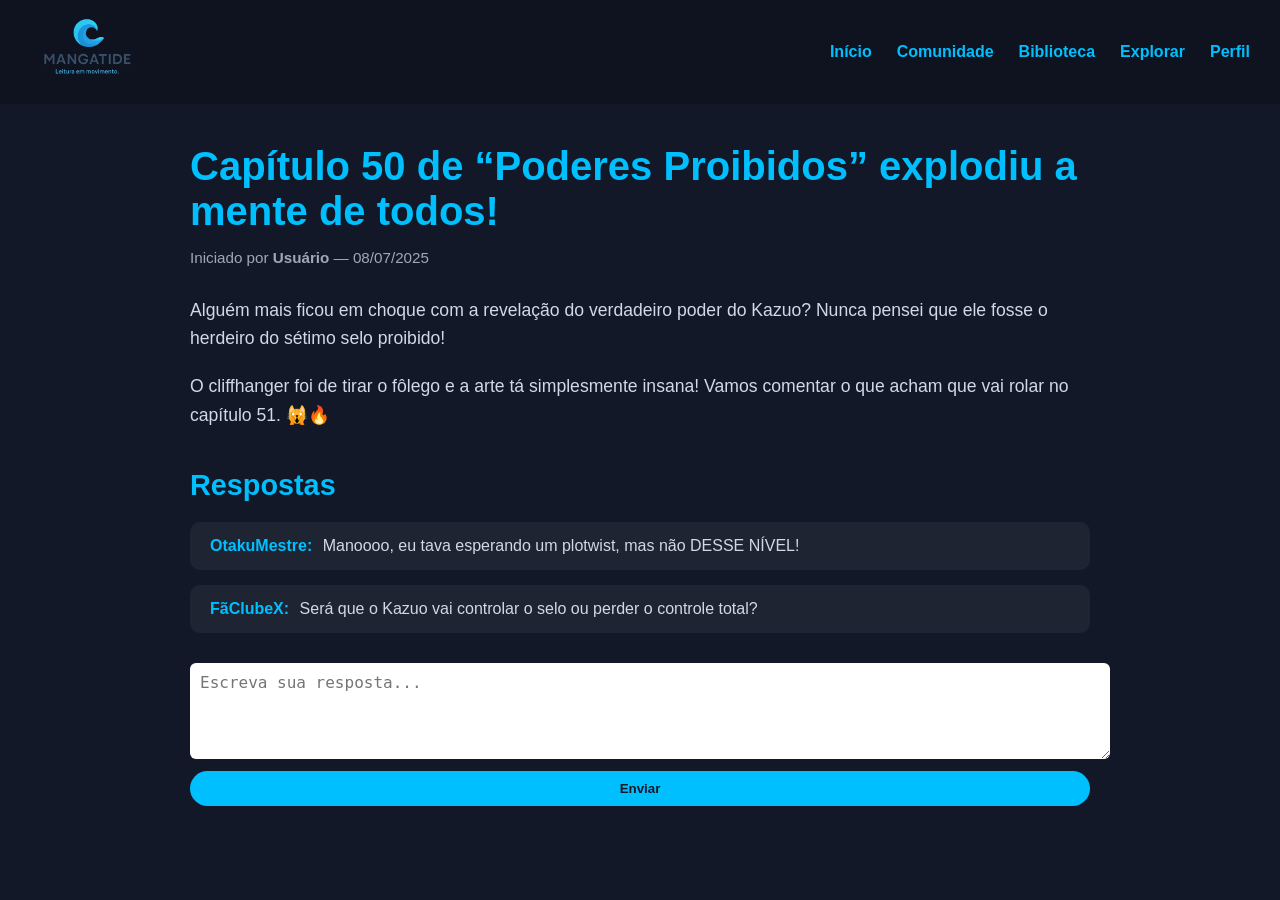
<file: topico_capitulo50.html>
<!DOCTYPE html>
<html lang="pt-br">
<head>
  <meta charset="UTF-8" />
  <meta name="viewport" content="width=device-width, initial-scale=1.0" />
  <title>Discussão - Capítulo 50 de Poderes Proibidos</title>
  <link rel="stylesheet" href="./css/topico.css" />
</head>
<body>
  <header class="navbar">
    <div class="logo">
      <a href="inicio.html">
        <img src="./assets/Captura_de_Tela__6_-removebg-preview.png" alt="Logo MangaTide" />
      </a>
    </div>
    <nav class="menu">
      <ul>
        <li><a href="inicio.html">Início</a></li>
        <li><a href="comunidade.html">Comunidade</a></li>
        <li><a href="biblioteca.html">Biblioteca</a></li>
        <li><a href="explorar.html">Explorar</a></li>
        <li><a href="perfil.html">Perfil</a></li>
      </ul>
    </nav>
  </header>

  <main class="topico-container">
    <h1>Capítulo 50 de “Poderes Proibidos” explodiu a mente de todos!</h1>
    <p class="autor">Iniciado por <strong><span id="nomePerfilTopo">Usuário</span></strong> — 08/07/2025</p>

    <section class="topico-conteudo">
      <p>Alguém mais ficou em choque com a revelação do verdadeiro poder do Kazuo? Nunca pensei que ele fosse o herdeiro do sétimo selo proibido!</p>
      <p>O cliffhanger foi de tirar o fôlego e a arte tá simplesmente insana! Vamos comentar o que acham que vai rolar no capítulo 51. 🙀🔥</p>
    </section>

<!-- ...mesma estrutura até aqui... -->

<section class="respostas-comentarios">
  <h2>Respostas</h2>
  <div id="listaRespostas">
    <!-- Respostas antigas aqui também -->
    <div class="resposta-item"><strong>OtakuMestre:</strong> Manoooo, eu tava esperando um plotwist, mas não DESSE NÍVEL!</div>
    <div class="resposta-item"><strong>FãClubeX:</strong> Será que o Kazuo vai controlar o selo ou perder o controle total?</div>
  </div>

  <form id="formComentario">
    <textarea id="inputComentario" placeholder="Escreva sua resposta..." rows="4" required></textarea>
    <button type="submit">Enviar</button>
  </form>
</section>


  </main>

  <script src="./js/topico.js"></script>
</body>
</html>
</file>
<file: css/syle.css>
/* ======================= Reset básico ======================= */
* {
  box-sizing: border-box;
}

/* ======================= Corpo da página ======================= */
body {
  margin: 0;
  font-family: Arial, sans-serif;
  background-color: #1a1f2b;
  color: #fff;
  padding-top: 110px; /* Espaço pra navbar fixa */
  overflow-x: hidden;
}

/* ======================= Navbar e Menu ======================= */
.navbar {
  background-color: #0f1320;
  padding: 10px 20px;
  display: flex;
  align-items: center;
  justify-content: space-between;
  flex-wrap: wrap;
  position: fixed;
  top: 0;
  left: 0;
  width: 100vw;
  z-index: 1000;
  box-sizing: border-box;
}

.logo {
  display: flex;
  align-items: center;
}

.logo img {
  height: 70px; /* Ajuste conforme seu logo */
  margin-right: 10px;
}

.menu ul {
  list-style: none;
  display: flex;
  gap: 15px;
  margin: 0;
  padding: 0;
  flex-wrap: wrap;
  overflow: hidden;
}

.menu a {
  color: white;
  text-decoration: none;
  font-weight: 500;
}

.menu a:hover {
  color: #00bfff;
}

/* Botão hamburguer (mobile) */
.hamburger {
  display: none;
  font-size: 2rem;
  color: white;
  cursor: pointer;
}

/* ======================= Banner Hero ======================= */
.hero {
  position: relative;
  width: 100%;
  height: 500px;
  overflow: hidden;
}

.hero-img {
  width: 100%;
  height: 100%;
  object-fit: cover;
  filter: brightness(0.6);
}

.hero-title {
  position: absolute;
  bottom: 20px;
  left: 50%;
  transform: translateX(-50%);
  font-size: 3rem;
  color: white;
}

/* ======================= Seções Gerais ======================= */
.section {
  padding: 30px 20px;
}

.section h2 {
  margin-bottom: 15px;
  font-size: 1.5rem;
  color: #00bfff;
}

/* ======================= Carrosséis ======================= */
.carousel,
.carousel1 {
  display: flex;
  overflow-x: auto;
  gap: 15px;
  padding-bottom: 10px;
}

.carousel img {
  height: 200px;
  border-radius: 5px;
  transition: transform 0.2s ease;
  cursor: pointer;
}

.carousel1 img {
  width: auto;
  max-height: 300px;
  height: auto;
  object-fit: contain;
}

.carousel img:hover,
.carousel1 img:hover {
  transform: scale(1.05);
}

/* ==== Página de Login ==== */
body.login-page {
  margin: 0;
  padding: 0;
  background-color: #1a1f2b;
  color: #fff;
  height: 100vh;
  font-family: Arial, sans-serif;
  display: flex;
  align-items: center;
  justify-content: center;
}

.login-wrapper {
  width: 100%;
  padding: 20px;
  display: flex;
  justify-content: center;
  align-items: center;
}

.login-container {
  background-color: #1f2433;
  padding: 30px 35px;
  border-radius: 10px;
  box-shadow: 0 0 20px rgba(0, 191, 255, 0.3);
  max-width: 400px;
  width: 100%;
  display: flex;
  flex-direction: column;
  gap: 15px;
  text-align: center;
}

.login-container h1 {
  color: #00bfff;
  margin-bottom: 10px;
}

.login-container label {
  text-align: left;
  color: #00bfff;
  font-weight: bold;
  font-size: 0.95rem;
}

.login-container input {
  padding: 12px;
  border-radius: 6px;
  border: none;
  font-size: 1rem;
  background-color: #2a2f3c;
  color: #fff;
}

.login-container input::placeholder {
  color: #aaa;
}

.login-container input:focus {
  border: 1px solid #00bfff;
  box-shadow: 0 0 8px #00bfff;
  outline: none;
}

.login-container button {
  background: linear-gradient(135deg, #00bfff, #0077cc);
  color: white;
  padding: 14px 0;
  border: none;
  border-radius: 30px;
  font-weight: bold;
  font-size: 1.1rem;
  cursor: pointer;
  box-shadow: 0 6px 12px rgba(0, 191, 255, 0.4);
  transition: all 0.3s ease;
  text-transform: uppercase;
  letter-spacing: 1px;
}

.login-container button:hover {
  background: linear-gradient(135deg, #00aaff, #005e99);
  box-shadow: 0 8px 16px rgba(0, 153, 255, 0.6);
  transform: translateY(-3px);
}






/* ======================= Botão Sair ======================= */
.botao-sair {
  background-color: #ff4d4d;
  color: white;
  border: none;
  padding: 10px 20px;
  border-radius: 5px;
  font-weight: bold;
  cursor: pointer;
  margin-top: 15px;
  transition: background 0.3s ease;
}

.botao-sair:hover {
  background-color: #e60000;
}

/* ======================= Área Perfil ======================= */
.perfil-card {
  display: flex;
  gap: 30px;
  background-color: #1f2433;
  padding: 25px;
  border-radius: 10px;
  align-items: center;
  flex-wrap: wrap;
  max-width: 700px;
  margin: 40px auto;
  box-shadow: 0 0 15px rgba(0, 191, 255, 0.2);
}

.perfil-foto {
  width: 120px;
  height: 120px;
  border-radius: 50%;
  object-fit: cover;
  border: 3px solid #00bfff;
}

.perfil-info {
  flex: 1;
  display: flex;
  flex-direction: column;
  gap: 10px;
}

.perfil-info h2 {
  color: #00bfff;
  margin-bottom: 10px;
}

.perfil-info input {
  padding: 10px;
  border-radius: 5px;
  border: none;
  font-size: 1rem;
  background-color: #2a2f3c;
  color: #fff;
}

.perfil-info button {
  padding: 10px 15px;
  background: linear-gradient(135deg, #00bfff, #0077cc);
  color: white;
  border: none;
  border-radius: 6px;
  font-weight: 600;
  font-size: 1rem;
  cursor: pointer;
  transition: all 0.3s ease;
  max-width: 200px;
}

.perfil-info button:hover {
  background: linear-gradient(135deg, #00aaff, #005e99);
  transform: translateY(-2px);
}

.perfil-dados p {
  color: #ccc;
  font-size: 0.95rem;
}

/* ======================= Biblioteca ======================= */
.comunidade-banner img {
  width: 100%;
  height: auto;
  max-height: 300px;
  object-fit: cover;
  border-bottom: 2px solid #00bfff;
}

.biblioteca-grid {
  display: grid;
  grid-template-columns: repeat(auto-fit, minmax(140px, 1fr));
  gap: 15px;
}

.biblioteca-grid img {
  width: 100%;
  height: 200px;
  object-fit: contain;
  background-color: #1a1f2b;
  border-radius: 5px;
  transition: transform 0.2s ease;
  display: block;
}

.biblioteca-grid img:hover {
  transform: scale(1.05);
}

.progresso-lista {
  display: flex;
  flex-direction: column;
  gap: 10px;
  color: #ddd;
}

.progresso-item {
  background-color: #1f2433;
  padding: 10px 15px;
  border-left: 4px solid #00bfff;
  border-radius: 4px;
}

/* ======================= Comunidade ======================= */
.contribuidores-lista {
  display: flex;
  flex-direction: column;
  gap: 15px;
}

.contribuidor-card {
  background-color: #1f2433;
  border-left: 4px solid #00bfff;
  padding: 15px 20px;
  border-radius: 6px;
  transition: background 0.2s ease;
}

.contribuidor-card:hover {
  background-color: #2a2f42;
}

.contribuidor-card h3 {
  margin: 0 0 5px 0;
  color: #00bfff;
}

.eventos-grid {
  display: grid;
  grid-template-columns: repeat(auto-fit, minmax(220px, 1fr));
  gap: 20px;
}

.evento-card {
  background-color: #1f2433;
  border: 1px solid #2c3348;
  border-radius: 8px;
  padding: 15px 20px;
  transition: transform 0.2s ease;
}

.evento-card:hover {
  transform: scale(1.03);
}

.evento-card h3 {
  margin-bottom: 10px;
  color: #00bfff;
}

.topico-card {
  background-color: #1f2433;
  border: 1px solid #2c3348;
  border-radius: 8px;
  padding: 20px;
  transition: transform 0.2s ease, box-shadow 0.2s ease;
  cursor: pointer;
}

.topico-card:hover {
  transform: translateY(-3px);
  box-shadow: 0 4px 15px rgba(0, 191, 255, 0.2);
}

.topico-card h3 {
  margin: 0 0 10px 0;
  color: #00bfff;
  font-size: 1.2rem;
  
}

.topico-card p {
  margin: 0 0 12px 0;
  color: #ddd;
  font-size: 0.95rem;
}

.topico-info {
  display: flex;
  gap: 15px;
  font-size: 0.85rem;
  color: #aaa;
}

/* ======================= Blocos da comunidade ======================= */
.comunidade-bloco {
  background-color: #23283a;
  padding: 20px;
  margin-bottom: 20px;
  border-radius: 8px;
}

.comunidade-bloco h2 {
  color: #00bfff;
  margin-bottom: 10px;
}

/* ======================= Responsividade ======================= */
@media (max-width: 768px) {
  .menu {
    width: 100%;
    display: none; /* Esconde o menu por padrão */
  }

  .menu ul {
    flex-direction: column;
    background-color: #0f1320;
    padding: 10px 0;
  }

  .menu.show {
    display: flex;
  }

  .hamburger {
    display: block;
  }

  .hero-title {
    font-size: 2rem;
    bottom: 10px;
  }

  .carousel img {
    height: 160px;
  }

  .carousel1 img {
    max-height: 220px;
  }

  .login-container {
    margin: 100px 20px 0;
  }

  .perfil-card {
    flex-direction: column;
    margin: 100px 20px 20px;
  }

  .perfil-info input,
  .perfil-info button {
    max-width: 100%;
    margin-bottom: 10px;
  }
}
</file>
<file: css/manga-style.css>
/* Reset simples */
* {
  margin: 0;
  padding: 0;
  box-sizing: border-box;
  font-family: 'Segoe UI', Tahoma, Geneva, Verdana, sans-serif;
  color: #f0f0f0;
  background-color: #121827; /* fundo escuro */
}

/* Navbar básica */
.navbar {
  background-color: #0f1320;
  padding: 15px 30px;
  display: flex;
  align-items: center;
  justify-content: space-between; /* Espaço entre logo e menu */
}

.logo img {
  height: 70px;
  cursor: pointer;
}

.menu ul {
  list-style: none;
  display: flex;
  gap: 25px;
  margin: 0;
  padding: 0;
}

.menu a {
  color: #00bfff;
  text-decoration: none;
  font-weight: 600;
  transition: color 0.3s ease;
}

.menu a:hover {
  color: #0099ff;
}


/* Container principal */
.manga-info-container {
  max-width: 900px;
  margin: 40px auto;
  padding: 0 20px;
}

/* Header da info do mangá */
.manga-header {
  display: flex;
  gap: 30px;
  align-items: flex-start;
  margin-bottom: 40px;
}

.manga-cover {
  width: 280px;
  border-radius: 10px;
  box-shadow: 0 6px 15px rgba(0, 191, 255, 0.3);
  object-fit: cover;
}

.manga-details h1 {
  font-size: 2.8rem;
  color: #00bfff;
  margin-bottom: 15px;
}

.manga-description {
  font-size: 1.1rem;
  line-height: 1.5;
  color: #d1d9e6;
  margin-bottom: 20px;
}

.manga-stats span {
  font-weight: 600;
  color: #66ccff;
  font-size: 1rem;
}

.action-buttons {
  margin-top: 20px;
  display: flex;
  gap: 15px;
}

.btn {
  cursor: pointer;
  padding: 10px 22px;
  border-radius: 25px;
  border: none;
  font-weight: 700;
  font-size: 1rem;
  transition: background-color 0.3s ease, transform 0.2s ease;
}

.btn.favorite-btn {
  background-color: #ff4757;
  color: white;
}

.btn.favorite-btn:hover {
  background-color: #e84118;
  transform: scale(1.05);
}

.btn.like-btn {
  background-color: #00bfff;
  color: white;
}

.btn.like-btn:hover {
  background-color: #0099ff;
  transform: scale(1.05);
}

/* Lista de capítulos */
.manga-chapters h2 {
  color: #00bfff;
  margin-bottom: 15px;
  font-size: 2rem;
}

.manga-chapters ul {
  list-style: none;
  display: flex;
  flex-direction: column;
  gap: 12px;
}

.chapter-btn {
  background-color: #1f2433;
  border: none;
  padding: 12px 20px;
  color: #d1d9e6;
  font-size: 1rem;
  border-radius: 10px;
  cursor: pointer;
  text-align: left;
  transition: background-color 0.25s ease;
}

.chapter-btn:hover {
  background-color: #00bfff;
  color: #121827;
}

/* Responsividade básica */
@media (max-width: 768px) {
  .manga-header {
    flex-direction: column;
    align-items: center;
  }
  .manga-cover {
    width: 100%;
    max-width: 350px;
  }
  .manga-details h1 {
    text-align: center;
  }
  .action-buttons {
    justify-content: center;
  }
}
</file>
<file: css/topico.css>
body {
  margin: 0;
  padding: 0;
  background-color: #121827;
  font-family: 'Segoe UI', Tahoma, Geneva, Verdana, sans-serif;
  color: #f0f0f0;
}

.navbar {
  background-color: #0f1320;
  padding: 15px 30px;
  display: flex;
  align-items: center;
  justify-content: space-between;
}

.logo img {
  height: 70px;
  cursor: pointer;
}

.menu ul {
  list-style: none;
  display: flex;
  gap: 25px;
  margin: 0;
  padding: 0;
}

.menu a {
  color: #00bfff;
  text-decoration: none;
  font-weight: 600;
  transition: color 0.3s ease;
}

.menu a:hover {
  color: #0099ff;
}

.topico-container {
  max-width: 900px;
  margin: 40px auto;
  padding: 0 20px;
}

.topico-container h1 {
  font-size: 2.5rem;
  color: #00bfff;
  margin-bottom: 10px;
}

.autor {
  font-size: 0.95rem;
  color: #a0a8b8;
  margin-bottom: 30px;
}

.topico-conteudo p {
  font-size: 1.1rem;
  line-height: 1.6;
  margin-bottom: 20px;
  color: #d1d9e6;
}

/* NOVA SEÇÃO para respostas + comentários */
.respostas-comentarios {
  margin-top: 40px;
}

.respostas-comentarios h2 {
  font-size: 1.8rem;
  color: #00bfff;
  margin-bottom: 20px;
}

#listaRespostas {
  display: flex;
  flex-direction: column;
  gap: 15px;
  margin-bottom: 30px;
}

.resposta-item {
  background-color: #1f2433;
  padding: 15px 20px;
  border-radius: 10px;
  color: #d1d9e6;
  white-space: pre-wrap; /* mantém quebras de linha no texto */
  font-size: 1rem;
}

.resposta-item strong {
  color: #00bfff;
  font-weight: 700;
  margin-right: 6px;
}

#formComentario {
  display: flex;
  flex-direction: column;
  gap: 12px;
}

#inputComentario {
  width: 100%;
  padding: 10px;
  border-radius: 6px;
  border: none;
  resize: vertical;
  font-size: 1rem;
  color: #121827;
}

button[type="submit"] {
  background-color: #00bfff;
  color: #121827;
  border: none;
  padding: 10px 20px;
  border-radius: 25px;
  font-weight: 700;
  cursor: pointer;
  transition: background-color 0.3s ease;
}

button[type="submit"]:hover {
  background-color: #0099ff;
}

@media (max-width: 768px) {
  .menu ul {
    flex-direction: column;
    gap: 10px;
  }

  .topico-container {
    padding: 0 15px;
  }

  .navbar {
    flex-direction: column;
    align-items: flex-start;
    gap: 10px;
  }
}
</file>
